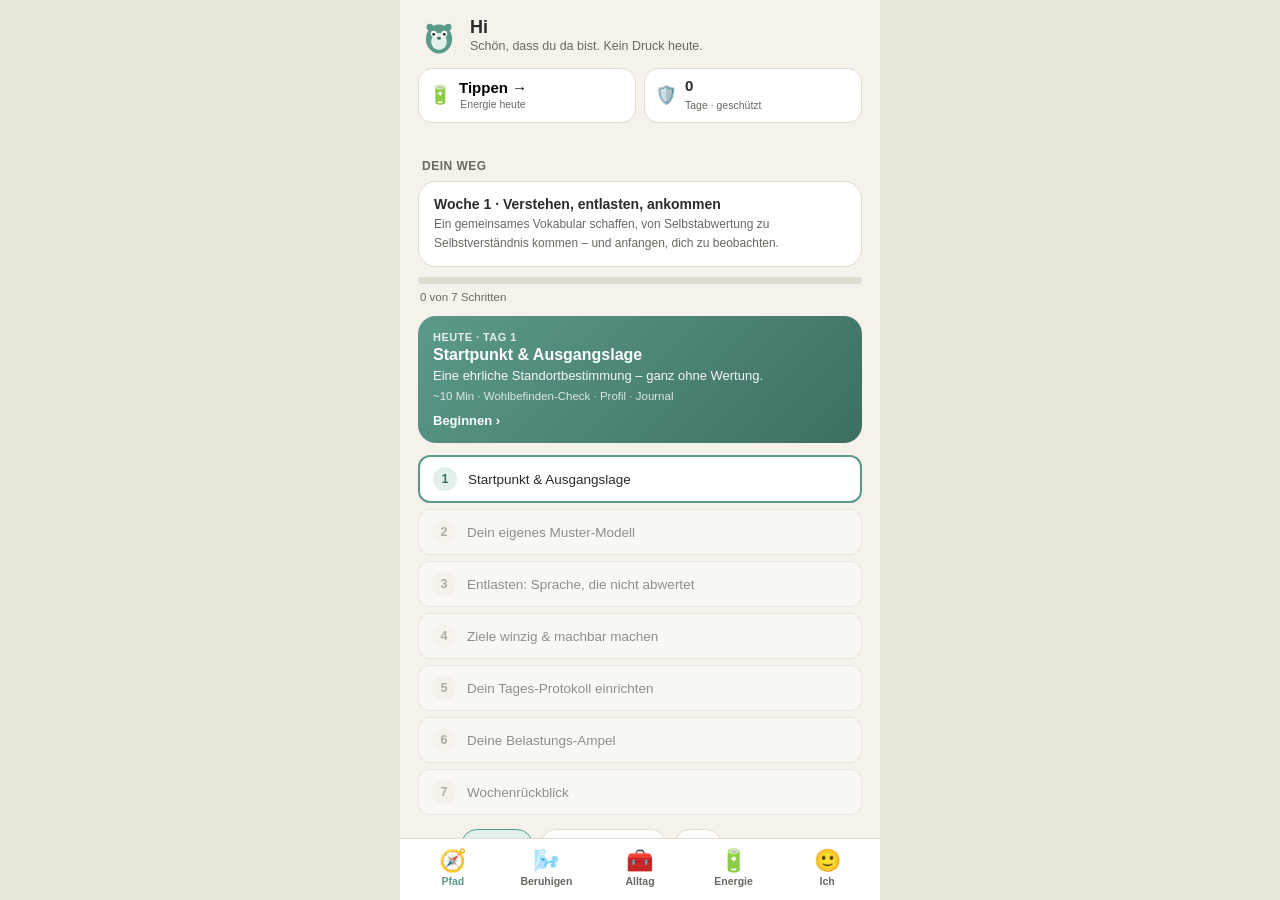
<file: index.html>
<!doctype html>
<html lang="de">
<head>
<meta charset="utf-8">
<meta name="viewport" content="width=device-width, initial-scale=1, viewport-fit=cover, maximum-scale=1">
<title>Anker</title>
<meta name="description" content="Anker – sanfte Selbstregulation, Alltag und Burnout-Prävention für autistische Menschen.">

<!-- PWA -->
<link rel="manifest" href="manifest.webmanifest">
<meta name="theme-color" content="#ECE7DD" media="(prefers-color-scheme: light)">
<meta name="theme-color" content="#0B0F0E" media="(prefers-color-scheme: dark)">
<meta name="color-scheme" content="light dark">

<!-- iOS / Add to Home Screen -->
<meta name="mobile-web-app-capable" content="yes">
<meta name="apple-mobile-web-app-capable" content="yes">
<meta name="apple-mobile-web-app-status-bar-style" content="default">
<meta name="apple-mobile-web-app-title" content="Anker">
<link rel="apple-touch-icon" href="icons/apple-touch-icon.png">
<link rel="icon" href="icons/icon-192.png">

<link rel="stylesheet" href="styles.css">
</head>
<body data-theme="light" data-motion="on">

<div class="screen">

  <!-- HEADER -->
  <header class="app-head">
    <div class="greet">
      <svg class="mascot" viewBox="0 0 64 64" aria-hidden="true"><ellipse cx="32" cy="38" rx="20" ry="22" fill="#5B9A8B"/><ellipse cx="32" cy="42" rx="12" ry="13" fill="#E2F0EC"/><circle cx="24" cy="30" r="4.5" fill="#fff"/><circle cx="40" cy="30" r="4.5" fill="#fff"/><circle cx="24" cy="31" r="2.2" fill="#2B2B29"/><circle cx="40" cy="31" r="2.2" fill="#2B2B29"/><ellipse cx="32" cy="37" rx="3" ry="2.2" fill="#3E6E62"/><circle cx="18" cy="20" r="5" fill="#5B9A8B"/><circle cx="46" cy="20" r="5" fill="#5B9A8B"/></svg>
      <div>
        <h1 id="greetName">Hi</h1>
        <p id="subgreet">Schön, dass du da bist. Kein Druck heute.</p>
      </div>
    </div>
    <div class="stats">
      <button class="chip chip-btn" id="energyChip"><span class="ico">🔋</span><div><b id="energyVal">Tippen →</b><span>Energie heute</span></div></button>
      <div class="chip"><span class="ico">🛡️</span><div><b id="streakVal">0</b><span>Tage · geschützt</span></div></div>
    </div>
  </header>

  <main class="content">

    <!-- ========== PFAD ========== -->
    <section class="view active" id="v-pfad">
      <!-- Dein Weg · einziger Inhalt des Pfads (Verstehen-Themen kommen später in den Weg) -->
      <div id="wegContainer"></div>
    </section>

    <!-- ========== BERUHIGEN ========== -->
    <section class="view" id="v-calm">
      <div class="sec-title">Sofort-Hilfe · immer erreichbar</div>
      <button class="btn lav" data-tool="breath">🌬️ Jetzt beruhigen (Atmung)</button>
      <div class="tool-grid">
        <button class="tool t-teal" data-tool="ground"><span class="ti">🖐️</span><b>5-4-3-2-1 Erdung</b><span>Zurück ins Hier</span></button>
        <button class="tool t-lav" data-tool="sensory"><span class="ti">🎧</span><b>Reize runter</b><span>Sensorik-Set</span></button>
        <button class="tool t-amber" data-tool="stim"><span class="ti">✋</span><b>Stimming</b><span>Erlaubt &amp; gut</span></button>
        <button class="tool t-coral" data-tool="sos"><span class="ti">🆘</span><b>Notfallkarte</b><span>Meltdown/Shutdown</span></button>
      </div>
      <div class="card">
        <h3>Warum „Sofort-Hilfe" immer sichtbar ist</h3>
        <p>Im Überlastungsmoment kann das Denken nicht mehr suchen. Deshalb liegt die Sofort-Hilfe fest an gleicher Stelle – vorhersehbar, ein Tipp entfernt.</p>
      </div>

      <div class="sec-title">Übungen · jederzeit, so oft du magst</div>
      <p class="muted" style="margin:2px 4px 0">Praktiken, zu denen du zurückkommst. Nichts musst du.</p>
      <div class="tool-grid" id="praxisGrid" style="margin-top:12px"></div>
      <div id="praxisHelps"></div>

      <div class="sec-title">Journal · in deinem Tempo</div>
      <div class="card" style="margin-top:6px">
        <p class="jp-prompt" id="jPrompt"></p>
        <textarea class="jp-text" id="jText" rows="3" placeholder="Schreib, was da ist – ein Wort reicht."></textarea>
        <div class="jp-moodrow"><span class="jp-moodlab">Wie war's?</span><div class="jp-moods" id="jMoods"></div></div>
        <button class="btn" id="jSave">Eintrag speichern</button>
      </div>
      <div id="jHistory"></div>
    </section>

    <!-- ========== ALLTAG ========== -->
    <section class="view" id="v-alltag">
      <div class="sec-title">Alltag erleichtern</div>
      <p class="muted" style="margin:2px 4px 0">Kleine Hilfen für den Tag. Nimm dir nur, was du gerade brauchst – nichts musst du.</p>
      <div class="tool-grid" style="margin-top:12px">
        <button class="tool" data-alltag="energy"><span class="ti">🔋</span><b>Tag nach Energie</b><span>Was ist heute dran?</span></button>
        <button class="tool" data-alltag="transitions"><span class="ti">🔀</span><b>Übergänge</b><span>Sanft umschalten</span></button>
        <button class="tool" data-alltag="tasks"><span class="ti">👣</span><b>Mini-Schritte</b><span>Aufgabe zerlegen</span></button>
        <button class="tool" data-alltag="appointment"><span class="ti">📋</span><b>Termin vorbereiten</b><span>Weniger Unbekanntes</span></button>
      </div>
      <button class="btn lav" data-alltag="scripts">💬 Soziale Skripte · fertige Texte</button>
      <div class="card">
        <h3>Warum das hilft</h3>
        <p>Hier geht es nicht darum, dich zu „optimieren". Es geht darum, Hürden kleiner zu machen, Überlastung vorzubeugen und dir das Formulieren abzunehmen, wenn Worte schwerfallen.</p>
      </div>
    </section>

    <!-- ========== ENERGIE ========== -->
    <section class="view" id="v-energy">

      <div class="sec-title">Tages-Check</div>
      <div class="card" style="margin-top:6px">
        <h3>Wie ist dein Akku gerade?</h3>
        <p style="margin-bottom:10px">Ehrlich, ohne Wertung. Das steuert, was die App dir heute zumutet.</p>
        <div class="ampel">
          <button class="amp g" data-amp="g" data-msg="Grün – heute ist Raum für etwas Neues."><span class="dot"></span><b>Grün</b><span>geht gut</span></button>
          <button class="amp y" data-amp="y" data-msg="Gelb – zurückfahren. Nur das Nötige."><span class="dot"></span><b>Gelb</b><span>zurückfahren</span></button>
          <button class="amp r" data-amp="r" data-msg="Rot – Schutzmodus. Heute nur regulieren."><span class="dot"></span><b>Rot</b><span>Schutz</span></button>
        </div>
        <p id="ampMsg" class="amp-msg"></p>
        <button class="mehr-toggle" id="mehrBtn">▼ Mehr eintragen <span class="mehr-hint" id="mehrHint"></span></button>
        <div id="mehrForm" class="mehr-form"></div>
      </div>

      <div class="sec-title">Burnout-Radar · Risiko</div>
      <div id="predCard" class="card" style="margin-top:6px"></div>

      <div class="sec-title">Verlauf</div>
      <div class="card" style="margin-top:6px">
        <div class="chart-tabs">
          <button class="ctab on" data-days="7">7 T</button>
          <button class="ctab" data-days="30">30 T</button>
          <button class="ctab" data-days="90">90 T</button>
        </div>
        <div class="pred-chart" id="predChart"></div>
        <p class="muted" id="chartNote" style="margin-top:8px;display:none">Noch wenig Daten – fülle den Tages-Check ein paar Tage aus.</p>
        <button class="data-link" id="dataOverviewBtn">Eingetragene Tage ansehen ›</button>
      </div>

      <div class="sec-title">Erkannte Muster</div>
      <div id="predPatterns" class="card" style="margin-top:6px"></div>

      <button class="btn lav" id="lowDemandBtn">🌙 Low-Demand-Tag aktivieren</button>
      <p class="muted" style="margin-top:8px">Reduziert Erinnerungen, macht alle Lektionen optional und schaltet nur die Beruhigen-Tools frei.</p>

      <div class="sec-title">Garmin Connect · Import</div>
      <div class="card" style="margin-top:6px">
        <p class="muted" style="margin-bottom:10px">Importiere einen Garmin Connect Bulk-Export (CSV oder JSON). Body Battery, Schlaf, Stress und HRV werden automatisch auf das Modell gemappt.</p>
        <input type="file" id="garminFile" accept=".csv,.json" style="display:none" aria-label="Garmin-Datei auswählen">
        <button class="btn ghost" id="garminImportBtn">📂 Garmin-Datei importieren</button>
        <p id="garminStatus" class="muted" style="margin-top:8px;display:none"></p>
      </div>

    </section>

    <!-- ========== ICH ========== -->
    <section class="view" id="v-me">
      <div class="prof">
        <div class="avatar">🦦</div>
        <div><b id="meName" style="font-size:16px">Dein Name</b><div class="muted" id="meSub">Profil einrichten</div></div>
      </div>

      <div class="sec-title">Mein Profil</div>
      <div class="card" style="margin-top:6px">
        <h3>Stärken</h3>
        <div id="profStrengths"></div>
        <h3 style="margin-top:14px">Trigger</h3>
        <div id="profTriggers"></div>
        <h3 style="margin-top:14px">Was mir hilft</h3>
        <div id="profHelps"></div>
      </div>
      <button class="btn ghost" id="editProfileBtn">✎ Profil bearbeiten</button>

      <div class="sec-title">Erfolge · ohne Vergleich mit anderen</div>
      <div class="tool-grid" id="achievements"></div>

      <div class="sec-title">Einstellungen · sensorisch</div>
      <div class="card">
        <div class="toggle"><span>Dunkelmodus</span><button class="sw" id="sw-dark" aria-label="Dunkelmodus"><i></i></button></div>
        <div class="toggle"><span>Animationen reduzieren</span><button class="sw" id="sw-motion" aria-label="Animationen reduzieren"><i></i></button></div>
        <div class="toggle"><span>Töne &amp; Sounds</span><button class="sw" id="sw-sound" aria-label="Töne"><i></i></button></div>
        <div class="toggle"><span>Sanfte Streaks (Schutz an)</span><button class="sw on" id="sw-streak" aria-label="Sanfte Streaks"><i></i></button></div>
      </div>
      <p class="muted" style="margin-top:8px">„Sanfte Streaks": Du verlierst deine Serie nicht, wenn du eine Pause brauchst. Pausieren ist Teil der Regulation, kein Versagen.</p>

      <div class="sec-title">Daten</div>
      <div class="card">
        <p class="muted" style="margin-bottom:12px">Alle deine Daten bleiben nur auf diesem Gerät. Es gibt keinen Server, kein Konto, kein Tracking.</p>
        <button class="btn ghost" id="resetBtn">Fortschritt zurücksetzen</button>
      </div>
      <p class="muted" style="margin-top:10px;text-align:center">Anker · v1.0 · mit Sorgfalt gebaut 🌱</p>
    </section>

  </main>

  <!-- OVERLAY -->
  <div class="overlay" id="overlay" role="dialog" aria-modal="true">
    <div class="ov-head">
      <span id="ovTitle" class="ov-title"></span>
      <button class="x" id="ovClose" aria-label="schließen">✕</button>
    </div>
    <div class="progbar" id="progWrap" style="display:none"><i id="prog"></i></div>
    <div class="ov-body" id="ovBody"></div>
    <div class="ov-foot" id="ovFoot"></div>
  </div>

  <!-- NAV -->
  <nav class="nav">
    <button class="on" data-go="pfad"><span class="ti">🧭</span>Pfad</button>
    <button data-go="calm"><span class="ti">🌬️</span>Beruhigen</button>
    <button data-go="alltag"><span class="ti">🧰</span>Alltag</button>
    <button data-go="energy"><span class="ti">🔋</span>Energie</button>
    <button data-go="me"><span class="ti">🙂</span>Ich</button>
  </nav>

</div>

<script src="data/predictor.js"></script>
<script src="data/praxis.js"></script>
<script src="data/weg.js"></script>
<script src="data/lessons.js"></script>
<script src="data/alltag.js"></script>
<script src="data/verstehen.js"></script>
<script src="app.js"></script>
</body>
</html>
</file>
<file: styles.css>
:root{
  --bg:#ECE7DD; --frame:#0e1413; --surface:#ffffff; --surface2:#F5F2EB;
  --text:#2B2B29; --muted:#6A6862; --line:#E2DCD0;
  --teal:#5B9A8B; --teal-d:#3E6E62; --teal-l:#E2F0EC;
  --lav:#8E86C9; --lav-l:#ECEAF8;
  --amber:#E0A458; --amber-l:#FAEFDD;
  --coral:#D98E76; --coral-l:#F8EAE3;
  --good:#5B9A8B; --warn:#E0A458; --bad:#CC7A6A;
  --radius:18px; --radiusS:12px;
}
[data-theme="dark"]{
  --bg:#0B0F0E; --surface:#1A201E; --surface2:#222A27;
  --text:#E9E6DF; --muted:#A6A39B; --line:#2C3431;
  --teal:#6FB3A2; --teal-d:#8FD0BF; --teal-l:#1E2A27;
  --lav:#A9A2E0; --lav-l:#23223A;
  --amber:#E7B26B; --amber-l:#2E2618;
  --coral:#E0A28D; --coral-l:#2E211C;
}
*{box-sizing:border-box;-webkit-tap-highlight-color:transparent}
html,body{margin:0;height:100%}
body{
  background:var(--bg);
  font-family:-apple-system,BlinkMacSystemFont,"Segoe UI",Roboto,Helvetica,Arial,sans-serif;
  color:var(--text);
  transition:background .3s;
  -webkit-font-smoothing:antialiased;
}

.screen{
  max-width:480px;margin:0 auto;
  height:100dvh;background:var(--surface2);
  display:flex;flex-direction:column;position:relative;overflow:hidden;
  transition:background .3s;
}

/* HEADER */
.app-head{padding:calc(env(safe-area-inset-top) + 14px) 18px 12px}
.greet{display:flex;align-items:center;gap:10px}
.mascot{width:42px;height:42px;flex:0 0 auto}
.greet h1{font-size:18px;margin:0;font-weight:700}
.greet p{margin:1px 0 0;font-size:12.5px;color:var(--muted)}
.stats{display:flex;gap:8px;margin-top:12px}
.chip{flex:1;background:var(--surface);border:1px solid var(--line);border-radius:14px;padding:9px 10px;display:flex;align-items:center;gap:8px}
.chip .ico{font-size:18px;line-height:1}
.chip b{font-size:15px;display:block;line-height:1.1}
.chip span{font-size:10.5px;color:var(--muted)}

.content{flex:1;overflow-y:auto;padding:6px 18px 24px;scrollbar-width:none;-webkit-overflow-scrolling:touch}
.content::-webkit-scrollbar{display:none}
.view{display:none;animation:fade .25s ease}
.view.active{display:block}
@keyframes fade{from{opacity:0;transform:translateY(6px)}to{opacity:1;transform:none}}
[data-motion="off"] .view,[data-motion="off"] *{animation:none!important;transition:none!important}
@media (prefers-reduced-motion: reduce){*{animation:none!important;transition:none!important}}

.sec-title{font-size:12px;letter-spacing:.04em;text-transform:uppercase;color:var(--muted);margin:18px 4px 8px;font-weight:700}
.daycard{background:linear-gradient(135deg,var(--teal),var(--teal-d));color:#fff;border-radius:var(--radius);padding:16px;margin-top:4px}
[data-theme="dark"] .daycard{color:#06110e}
.daycard h2{margin:0 0 4px;font-size:16px}
.daycard p{margin:0;font-size:13px;opacity:.92}
.energy-pills{display:flex;gap:7px;margin-top:12px}
.epill{flex:1;border:none;border-radius:12px;padding:9px 6px;font-size:12px;font-weight:700;cursor:pointer;background:rgba(255,255,255,.22);color:#fff}
[data-theme="dark"] .epill{background:rgba(0,0,0,.18);color:#06110e}
.epill.sel{background:#fff;color:var(--teal-d)}

/* path */
.unit{margin-top:8px}
.unit-bar{background:var(--lav);color:#fff;border-radius:14px;padding:11px 14px;display:flex;justify-content:space-between;align-items:center;margin:14px 0 4px}
.unit-bar.amber{background:var(--amber)} .unit-bar.coral{background:var(--coral)}
[data-theme="dark"] .unit-bar{color:#0c0b16}
.unit-bar b{font-size:14px}.unit-bar span{font-size:11px;opacity:.9}
.path{display:flex;flex-direction:column;align-items:center;gap:2px;padding:6px 0}
.node{position:relative;width:74px;height:74px;border:none;border-radius:50%;cursor:pointer;display:flex;align-items:center;justify-content:center;font-size:28px;color:#fff;margin:3px 0;transition:transform .15s}
.node:active{transform:scale(.94)}
.node.done{background:var(--teal)}
.node.open{background:var(--teal-l);color:var(--teal-d)}
.node.now{background:var(--amber);box-shadow:0 0 0 6px var(--amber-l)}
.node.lock{background:var(--surface);border:2px solid var(--line);color:var(--muted);cursor:default}
.node .lbl{position:absolute;width:150px;left:84px;text-align:left;font-size:12.5px;color:var(--text);font-weight:600;line-height:1.25}
.node.r .lbl{left:auto;right:84px;text-align:right}
.node.now::after{content:"";position:absolute;inset:-6px;border-radius:50%;border:2px solid var(--amber);animation:pulse 2s infinite}
@keyframes pulse{0%{opacity:.7;transform:scale(1)}70%{opacity:0;transform:scale(1.25)}100%{opacity:0}}
.row{display:flex;align-items:center;justify-content:center}
.path-wrap{position:relative}

/* generic cards / tools */
.tool-grid{display:grid;grid-template-columns:1fr 1fr;gap:10px;margin-top:6px}
.tool{background:var(--surface);border:1px solid var(--line);border-radius:var(--radius);padding:14px;text-align:left;cursor:pointer;transition:transform .15s}
.tool:active{transform:scale(.97)}
.tool .ti{font-size:24px;line-height:1}
.tool b{display:block;margin-top:8px;font-size:14px}
.tool span{font-size:11.5px;color:var(--muted)}
.t-teal .ti{filter:none}

.card{background:var(--surface);border:1px solid var(--line);border-radius:var(--radius);padding:16px;margin-top:12px}
.card h3{margin:0 0 6px;font-size:15px}
.card p{margin:0;font-size:13px;color:var(--muted);line-height:1.55}

.btn{width:100%;border:none;border-radius:14px;padding:14px;font-size:15px;font-weight:700;cursor:pointer;background:var(--teal);color:#fff;margin-top:14px;transition:transform .15s}
[data-theme="dark"] .btn{color:#06110e}
.btn:active{transform:scale(.98)}
.btn.ghost{background:var(--surface);color:var(--text);border:1px solid var(--line)}
.btn.lav{background:var(--lav)}[data-theme="dark"] .btn.lav{color:#0c0b16}

/* ampel */
.ampel{display:flex;gap:8px;margin-top:10px}
.amp{flex:1;border:2px solid var(--line);background:var(--surface);border-radius:16px;padding:14px 8px;text-align:center;cursor:pointer;font:inherit;color:inherit}
.amp .dot{width:22px;height:22px;border-radius:50%;margin:0 auto 8px;display:block}
.amp.g .dot{background:var(--good)}.amp.y .dot{background:var(--warn)}.amp.r .dot{background:var(--bad)}
.amp b{font-size:13px;display:block}.amp span{font-size:10.5px;color:var(--muted);display:block}
.amp.sel{border-color:var(--teal)}
.amp-msg{margin-top:10px;color:var(--teal-d);font-size:13px}
.bars{display:flex;align-items:flex-end;gap:6px;height:90px;margin-top:8px}
.bar{flex:1;background:var(--teal-l);border-radius:8px 8px 4px 4px;position:relative;min-height:4px}
.bar i{position:absolute;left:0;right:0;bottom:0;background:var(--teal);border-radius:8px 8px 4px 4px}
.bar small{position:absolute;bottom:-18px;left:0;right:0;text-align:center;font-size:10px;color:var(--muted)}
.warnchips{display:flex;flex-wrap:wrap;gap:7px;margin-top:8px}
.wc{border:1px solid var(--line);background:var(--surface);border-radius:20px;padding:7px 12px;font-size:12px;cursor:pointer;font:inherit;color:inherit}
.wc.on{background:var(--coral-l);border-color:var(--coral);color:var(--coral)}

/* profile */
.prof{display:flex;align-items:center;gap:12px;margin-top:8px}
.avatar{width:56px;height:56px;border-radius:50%;background:var(--lav-l);display:flex;align-items:center;justify-content:center;font-size:28px}
.toggle{display:flex;justify-content:space-between;align-items:center;padding:13px 0;border-bottom:1px solid var(--line)}
.toggle:last-child{border-bottom:none}
.toggle span{font-size:14px}
.sw{width:46px;height:28px;border-radius:20px;background:var(--line);position:relative;cursor:pointer;flex:0 0 auto;transition:background .2s;border:none;padding:0}
.sw i{position:absolute;top:3px;left:3px;width:22px;height:22px;border-radius:50%;background:#fff;transition:left .2s}
.sw.on{background:var(--teal)} .sw.on i{left:21px}
.tag{display:inline-block;background:var(--teal-l);color:var(--teal-d);border-radius:20px;padding:5px 11px;font-size:12px;margin:4px 4px 0}
.tag.lav{background:var(--lav-l);color:var(--lav)}
.tag.coral{background:var(--coral-l);color:var(--coral)}

/* bottom nav */
.nav{flex:0 0 auto;background:var(--surface);border-top:1px solid var(--line);display:flex;padding:10px 6px calc(env(safe-area-inset-bottom) + 12px)}
.nav button{flex:1;background:none;border:none;cursor:pointer;color:var(--muted);font-size:10.5px;display:flex;flex-direction:column;align-items:center;gap:3px;font-weight:600;font-family:inherit}
.nav button .ti{font-size:22px;line-height:1}
.nav button.on{color:var(--teal)}

/* overlay */
.overlay{position:absolute;inset:0;background:var(--surface2);z-index:60;display:none;flex-direction:column}
.overlay.open{display:flex;animation:slideup .3s ease}
@keyframes slideup{from{transform:translateY(100%)}to{transform:none}}
.ov-head{display:flex;align-items:center;gap:10px;padding:calc(env(safe-area-inset-top) + 18px) 18px 8px}
.ov-title{font-weight:700;font-size:15px}
.ov-head .x{margin-left:auto;background:none;border:none;font-size:22px;color:var(--muted);cursor:pointer;line-height:1}
.progbar{height:8px;background:var(--line);border-radius:6px;margin:0 18px;overflow:hidden}
.progbar i{display:block;height:100%;background:var(--teal);width:20%;transition:width .3s}
.ov-body{flex:1;overflow-y:auto;padding:16px 20px;scrollbar-width:none}
.ov-body::-webkit-scrollbar{display:none}
.ov-foot{padding:12px 18px calc(env(safe-area-inset-bottom) + 22px)}
.qopt{width:100%;text-align:left;background:var(--surface);border:2px solid var(--line);border-radius:14px;padding:14px;margin-top:10px;font-size:14px;cursor:pointer;font-family:inherit;color:inherit}
.qopt.sel{border-color:var(--teal);background:var(--teal-l)}
.big-emoji{font-size:54px;text-align:center;margin:10px 0}
.lead{font-size:17px;font-weight:700;margin:6px 0 4px}
.muted{color:var(--muted);font-size:13.5px;line-height:1.6}
.reward{text-align:center;padding:20px 0}
.reward .ring{width:120px;height:120px;margin:6px auto;border-radius:50%;background:var(--teal-l);display:flex;align-items:center;justify-content:center;font-size:58px}

/* Alltag erleichtern */
.al-pills{display:flex;flex-wrap:wrap;gap:8px;margin-top:12px}
.al-pill{flex:1 1 calc(50% - 8px);border:2px solid var(--line);background:var(--surface);border-radius:14px;padding:13px 10px;font-size:14px;font-weight:700;cursor:pointer;font-family:inherit;color:inherit}
.al-pill.sel{border-color:var(--teal);background:var(--teal-l);color:var(--teal-d)}
.al-block{margin-top:14px}
.al-h{font-size:11.5px;letter-spacing:.04em;text-transform:uppercase;color:var(--muted);font-weight:700;margin:0 2px 6px}
.al-item{background:var(--surface);border:1px solid var(--line);border-radius:12px;padding:11px 14px;font-size:14px;margin-top:6px;line-height:1.45}
.al-item.teal{border-left:3px solid var(--teal)}
.al-item.muted{color:var(--muted)}
.al-steps{margin:14px 0 0;padding:0;list-style:none;counter-reset:al}
.al-steps li{counter-increment:al;position:relative;padding:11px 14px 11px 46px;background:var(--surface);border:1px solid var(--line);border-radius:12px;margin-top:8px;font-size:14px;line-height:1.5}
.al-steps li::before{content:counter(al);position:absolute;left:12px;top:10px;width:24px;height:24px;border-radius:50%;background:var(--teal-l);color:var(--teal-d);font-size:12.5px;font-weight:700;display:flex;align-items:center;justify-content:center}
.al-checks{margin-top:10px}
.al-check{width:100%;display:flex;align-items:flex-start;gap:12px;text-align:left;background:var(--surface);border:2px solid var(--line);border-radius:14px;padding:13px;margin-top:8px;cursor:pointer;font-family:inherit;color:inherit}
.al-check .box{font-size:18px;color:var(--muted);line-height:1.35;flex:0 0 auto}
.al-check b{display:block;font-size:14px;font-weight:600}
.al-check small{display:block;font-size:12px;color:var(--muted);margin-top:3px;line-height:1.4}
.al-check.done{border-color:var(--teal);background:var(--teal-l)}
.al-check.done .box{color:var(--teal)}
.al-check.done b{text-decoration:line-through;opacity:.7}
.al-field{margin-top:13px}
.al-field label{display:block;font-size:13px;font-weight:700;margin-bottom:5px}
.al-field textarea,.al-script{width:100%;border:2px solid var(--line);background:var(--surface);border-radius:12px;padding:11px;font-size:14px;font-family:inherit;color:inherit;resize:vertical;line-height:1.5}
.al-field textarea:focus,.al-script:focus{outline:none;border-color:var(--teal)}
.al-script{margin-top:10px}

/* Verstehen (Psychoedukation) */
.ver-card{width:100%;display:flex;align-items:flex-start;gap:13px;text-align:left;background:var(--surface);border:1px solid var(--line);border-radius:var(--radius);padding:14px;margin-top:9px;cursor:pointer;font-family:inherit;color:inherit;transition:transform .15s}
.ver-card:active{transform:scale(.98)}
.ver-card .vi{font-size:26px;line-height:1;flex:0 0 auto;margin-top:1px}
.ver-card .vc-main{display:flex;flex-direction:column;gap:3px;min-width:0}
.ver-card b{font-size:14.5px;font-weight:700;line-height:1.3}
.ver-card .teaser{font-size:12.5px;color:var(--muted);line-height:1.45}
.ver-card .meta{font-size:11px;color:var(--muted);margin-top:2px}
.ver-card.read{border-color:var(--teal)}
.ver-card.read .vi{opacity:.85}
.ver-dots{display:flex;gap:6px;justify-content:center;margin:2px 0 6px}
.ver-dot{width:7px;height:7px;border-radius:50%;background:var(--line);transition:background .2s}
.ver-dot.on{background:var(--teal)}
.ver-list{margin:12px 0 0;padding:0;list-style:none}
.ver-list li{position:relative;padding:9px 14px 9px 30px;background:var(--surface);border:1px solid var(--line);border-radius:12px;margin-top:7px;font-size:13.5px;line-height:1.5}
.ver-list li::before{content:"";position:absolute;left:13px;top:16px;width:6px;height:6px;border-radius:50%;background:var(--teal)}
.ver-note{margin-top:14px;background:var(--lav-l);border-left:3px solid var(--lav);border-radius:12px;padding:12px 14px;font-size:13.5px;line-height:1.55;color:var(--text)}
.ver-take{margin-top:16px;display:flex;gap:10px;align-items:flex-start;background:var(--teal-l);border-radius:14px;padding:14px}
.ver-take span{font-size:18px;line-height:1.3;flex:0 0 auto}
.ver-take p{margin:0;font-size:13.5px;line-height:1.55;color:var(--teal-d);font-weight:600}

/* freie Schreib-Option in Quizzen */
.qfree{width:100%;margin-top:12px;border:2px solid var(--line);background:var(--surface);border-radius:12px;padding:11px;font-size:14px;font-family:inherit;color:inherit;resize:vertical;line-height:1.5}
.qfree:focus{outline:none;border-color:var(--teal)}

/* Profil bearbeiten */
.prof-empty{font-size:12.5px;color:var(--muted)}
.pf-input{width:100%;border:2px solid var(--line);background:var(--surface);border-radius:12px;padding:11px;font-size:14px;font-family:inherit;color:inherit}
.pf-input:focus{outline:none;border-color:var(--teal)}
.pf-block{margin-top:16px}
.pf-chips{display:flex;flex-wrap:wrap;gap:7px;margin-bottom:8px}
.pf-chip{display:inline-flex;align-items:center;gap:6px;background:var(--teal-l);color:var(--teal-d);border-radius:20px;padding:6px 11px;font-size:13px;cursor:pointer;border:none;font-family:inherit}
.pf-chip i{font-style:normal;font-size:11px;opacity:.65}
.pf-empty{font-size:12.5px;color:var(--muted)}
.pf-add{display:flex;gap:8px;margin-top:2px}
.pf-add .pf-input{flex:1}
.pf-addbtn{flex:0 0 auto;border:none;border-radius:12px;padding:0 14px;background:var(--teal);color:#fff;font-weight:700;font-family:inherit;cursor:pointer;font-size:13px}
[data-theme="dark"] .pf-addbtn{color:#06110e}
.pf-sugg{display:flex;flex-wrap:wrap;gap:7px;margin-top:9px}
.pf-sugg-chip{border:1px dashed var(--line);border-radius:20px;padding:6px 11px;font-size:12.5px;color:var(--muted);cursor:pointer;background:none;font-family:inherit}
.pf-sugg-chip:active{background:var(--surface2)}

/* Frühwarnzeichen: eigenes hinzufügen */
.warn-add{display:inline-flex;gap:6px;align-items:center;margin-top:0}
.warn-add input{border:1px solid var(--line);background:var(--surface);border-radius:20px;padding:7px 12px;font-size:12px;font-family:inherit;color:inherit;width:118px}
.warn-add input:focus{outline:none;border-color:var(--teal)}
.warn-add button{border:none;border-radius:50%;width:32px;height:32px;background:var(--teal);color:#fff;font-size:18px;line-height:1;cursor:pointer;flex:0 0 auto}
[data-theme="dark"] .warn-add button{color:#06110e}

/* Daten einsehen (Tages-Detail + Liste) */
.data-link{display:inline-block;background:none;border:none;color:var(--teal);font:inherit;font-size:13px;font-weight:600;cursor:pointer;padding:10px 2px 2px;margin-top:4px}
.dd-head{display:flex;align-items:center;gap:11px;margin-bottom:14px}
.dd-dot{width:11px;height:11px;border-radius:50%;flex:0 0 auto}
.dd-head b{font-size:15px}
.dd-row{display:flex;align-items:center;gap:8px;padding:11px 0;border-bottom:1px solid var(--line)}
.dd-row:last-child{border-bottom:none}
.dd-lab{font-size:13px;color:var(--muted);flex:0 0 36%}
.dd-val{font-size:14px;flex:1;display:flex;flex-direction:column;gap:1px;min-width:0}
.dd-note{font-size:11px;color:var(--muted)}
.dd-tags{display:flex;gap:5px;flex:0 0 auto;align-items:center}
.dd-rel{font-size:10.5px;padding:2px 7px;border-radius:10px}
.dd-rel.hoch{background:var(--coral-l);color:var(--coral)}
.dd-rel.niedrig{background:var(--teal-l);color:var(--teal-d)}
.dd-src{font-size:10.5px;padding:2px 7px;border-radius:10px;background:var(--surface2);color:var(--muted);white-space:nowrap}
.dd-src.garmin{background:var(--lav-l);color:var(--lav)}
.dd-src.gemischt{background:var(--amber-l);color:var(--amber)}
.dd-listrow{width:100%;display:flex;align-items:center;gap:10px;background:var(--surface);border:1px solid var(--line);border-radius:12px;padding:11px 13px;margin-top:7px;cursor:pointer;font:inherit;color:inherit;text-align:left}
.dd-ld-date{font-size:13.5px;flex:1}
.dd-ld-strain{font-size:13px;font-weight:700;color:var(--muted)}
.dd-chev{color:var(--muted)}
.pc-bar.tap{cursor:pointer}

/* Erkannte Muster (Langzeit) */
.pred-pattern{display:flex;gap:11px;align-items:flex-start;padding:11px 0;border-bottom:1px solid var(--line)}
.pred-pattern:first-child{padding-top:2px}
.pred-pattern:last-child{border-bottom:none;padding-bottom:2px}
.pred-pattern .pp-ic{font-size:18px;flex:0 0 auto;line-height:1.45}
.pred-pattern p{margin:0;font-size:13px;line-height:1.5;color:var(--text)}
.pred-pattern.learn p{color:var(--teal-d);font-weight:600}

/* Dein Weg */
.weg-head{background:var(--surface);border:1px solid var(--line);border-radius:var(--radius);padding:13px 15px;margin-top:4px}
.weg-head b{font-size:14px}
.weg-prog{height:7px;border-radius:6px;background:var(--line);overflow:hidden;margin-top:10px}
.weg-progfill{height:100%;background:var(--teal);border-radius:6px;transition:width .4s}
.weg-today{width:100%;text-align:left;display:flex;flex-direction:column;gap:3px;background:linear-gradient(135deg,var(--teal),var(--teal-d));color:#fff;border:none;border-radius:var(--radius);padding:15px;cursor:pointer;font-family:inherit}
[data-theme="dark"] .weg-today{color:#06110e}
.weg-today:active{transform:scale(.98)}
.wt-tag{font-size:11px;text-transform:uppercase;letter-spacing:.04em;opacity:.85;font-weight:700}
.weg-today b{font-size:16px}
.wt-ziel{font-size:13px;opacity:.95;line-height:1.4}
.wt-meta{font-size:11.5px;opacity:.8;margin-top:2px}
.wt-go{font-size:13px;font-weight:700;margin-top:8px}
.weg-wait{border-color:var(--lav)}
.weg-days{margin-top:12px;display:flex;flex-direction:column;gap:6px}
.weg-day{display:flex;align-items:center;gap:11px;background:var(--surface);border:1px solid var(--line);border-radius:12px;padding:10px 13px;font:inherit;color:inherit;text-align:left;width:100%}
.weg-day.cur{border-color:var(--teal);border-width:2px}
.weg-day.lock{opacity:.5}
.weg-day.done,.weg-day.cur{cursor:pointer}
.wd-n{flex:0 0 auto;width:24px;height:24px;border-radius:50%;display:flex;align-items:center;justify-content:center;font-size:12.5px;font-weight:700;background:var(--surface2);color:var(--muted)}
.weg-day.done .wd-n{background:var(--teal);color:#fff}
[data-theme="dark"] .weg-day.done .wd-n{color:#06110e}
.weg-day.cur .wd-n{background:var(--teal-l);color:var(--teal-d)}
.wd-t{font-size:13.5px}
.weg-goals{margin-top:14px;background:var(--lav-l);border-radius:14px;padding:12px 14px}
.weg-goal{font-size:13.5px;color:var(--text);padding:3px 0}
.weg-goal::before{content:"○ ";color:var(--lav)}
.weg-pace{display:flex;align-items:center;gap:7px;margin-top:14px;flex-wrap:wrap}
.weg-pace .muted{font-size:12px}
.weg-pacebtn{border:1px solid var(--line);background:var(--surface);border-radius:20px;padding:6px 12px;font-size:12px;cursor:pointer;font:inherit;color:inherit}
.weg-pacebtn.sel{background:var(--teal-l);border-color:var(--teal);color:var(--teal-d)}
.weg-meta{font-size:12px;color:var(--muted);margin:2px 0 12px}
.weg-src{font-size:11.5px;color:var(--muted);font-style:italic;margin-top:8px}
.weg-rlead{font-size:18px;font-weight:700;line-height:1.4;margin:6px 0 10px}
.weg-read{font-size:15px;line-height:1.72;color:var(--text);margin:0 0 13px}
.weg-ref{font-size:12.5px;color:var(--muted);margin:0 0 8px}
.weg-ex{background:var(--surface2);border-left:3px solid var(--teal);border-radius:0 12px 12px 0;padding:11px 14px;margin:0 0 13px;font-size:13.5px;line-height:1.6;color:var(--muted)}
.weg-ex-lab{display:block;font-size:10.5px;text-transform:uppercase;letter-spacing:.05em;color:var(--teal-d);font-weight:700;margin-bottom:5px}
.weg-ex>div{margin-top:6px}
.weg-ex>div:first-of-type{margin-top:0}
.chip-btn{cursor:pointer;-webkit-appearance:none;appearance:none}
.chip-btn:active{transform:scale(.98)}
.w5-row{margin-top:14px}
.w5-q{font-size:13.5px;margin-bottom:6px}
.w5-opts{display:flex;gap:6px}
.w5-b{flex:1;border:1px solid var(--line);background:var(--surface);border-radius:10px;padding:9px 0;font-size:13px;font-weight:700;cursor:pointer;font-family:inherit;color:inherit}
.w5-b.sel{background:var(--teal);border-color:var(--teal);color:#fff}
[data-theme="dark"] .w5-b.sel{color:#06110e}
.w5-score{margin-top:14px;font-size:14px;font-weight:700;color:var(--teal-d);text-align:center}

/* Praxis: Übungen */
.px-card{position:relative}
.px-help{position:absolute;top:8px;right:8px;font-size:10px;background:var(--teal-l);color:var(--teal-d);padding:2px 7px;border-radius:10px}
.px-helprow{display:flex;align-items:center;gap:10px;padding:9px 0;border-bottom:1px solid var(--line);font-size:14px}
.px-helprow:last-child{border-bottom:none}
.px-helprow>span:first-child{font-size:18px}
.px-helprow b{flex:1}
.px-range{width:100%;margin:18px 0 6px;accent-color:var(--teal)}
.px-scale{display:flex;justify-content:space-between;font-size:11px;color:var(--muted)}
.px-quote{margin-top:14px;background:var(--lav-l);border-radius:14px;padding:16px;font-size:16px;line-height:1.55;color:var(--text)}
.px-breath{display:flex;flex-direction:column;align-items:center;justify-content:center;min-height:300px}
.pb-circle{width:160px;height:160px;border-radius:50%;background:var(--teal-l);display:flex;align-items:center;justify-content:center;color:var(--teal-d);font-size:18px;font-weight:700;transform:scale(.7);margin:14px auto}

/* Praxis: Journal */
.jp-prompt{font-size:14.5px;font-weight:600;color:var(--text);margin:0 0 10px;line-height:1.5}
.jp-text{width:100%;border:2px solid var(--line);background:var(--surface);border-radius:12px;padding:11px;font-size:14px;font-family:inherit;color:inherit;resize:vertical;line-height:1.5}
.jp-text:focus{outline:none;border-color:var(--teal)}
.jp-moodrow{display:flex;align-items:center;gap:10px;margin:12px 0}
.jp-moodlab{font-size:12.5px;color:var(--muted)}
.jp-moods{display:flex;gap:8px}
.jp-mood{background:none;border:none;cursor:pointer;padding:4px;border-radius:50%;line-height:0}
.jp-mood.sel{outline:2px solid var(--teal);outline-offset:1px}
.jp-dot{display:block;width:18px;height:18px;border-radius:50%}
.j-entry{width:100%;display:flex;align-items:center;gap:11px;background:var(--surface);border:1px solid var(--line);border-radius:12px;padding:11px 13px;margin-top:7px;cursor:pointer;font:inherit;color:inherit;text-align:left}
.j-meta{display:flex;flex-direction:column;gap:1px;min-width:0;flex:1}
.j-meta b{font-size:13px}
.j-meta .muted{font-size:12.5px;white-space:nowrap;overflow:hidden;text-overflow:ellipsis;display:block}

/* breathing */
.breath{display:flex;flex-direction:column;align-items:center;justify-content:center;min-height:320px;text-align:center}
.bcircle{width:170px;height:170px;border-radius:50%;background:var(--teal-l);display:flex;align-items:center;justify-content:center;color:var(--teal-d);font-size:18px;font-weight:700;cursor:pointer}
.bcircle.run{animation:breathe 16s ease-in-out infinite}
@keyframes breathe{0%{transform:scale(.7)}25%{transform:scale(1.15)}50%{transform:scale(1.15)}75%{transform:scale(.7)}100%{transform:scale(.7)}}
.note{font-size:12px;color:var(--muted);margin-top:14px}

/* ── Tages-Check · Mehr eintragen ─────────────────────────────── */
.mehr-toggle{width:100%;background:none;border:1px dashed var(--line);border-radius:12px;padding:9px 14px;font-size:12.5px;font-weight:700;color:var(--muted);cursor:pointer;font-family:inherit;text-align:left;margin-top:12px;transition:border-color .15s}
.mehr-toggle:hover,.mehr-toggle.open{border-color:var(--teal);color:var(--teal-d)}
.mehr-hint{font-weight:400;font-size:11.5px;margin-left:4px}
.mehr-form{overflow:hidden}
.sig-row{margin-top:13px}
.sig-label{font-size:11.5px;font-weight:700;color:var(--muted);text-transform:uppercase;letter-spacing:.04em;margin-bottom:5px}
.sig-btns{display:flex;gap:5px;flex-wrap:wrap}
.sigb{border:1.5px solid var(--line);background:var(--surface2);border-radius:10px;padding:7px 10px;font-size:12px;font-weight:600;cursor:pointer;font-family:inherit;color:var(--muted);white-space:nowrap;transition:border-color .12s,background .12s}
.sigb:active{transform:scale(.95)}
.sigb.sel{border-color:var(--teal);background:var(--teal-l);color:var(--teal-d)}
.warn-section{margin-top:14px}
.crash-btn{width:100%;border:2px solid var(--line);background:none;border-radius:14px;padding:12px 14px;font-size:13.5px;font-weight:700;cursor:pointer;font-family:inherit;color:var(--muted);margin-top:14px;text-align:left;transition:border-color .15s,background .15s}
.crash-btn.on{border-color:var(--coral);background:var(--coral-l);color:var(--coral)}

/* ── Burnout-Radar · Risiko-Karte ────────────────────────────── */
.pred-score-wrap{display:flex;align-items:center;gap:14px;margin-bottom:10px}
.pred-badge{width:62px;height:62px;border-radius:50%;display:flex;align-items:center;justify-content:center;font-size:21px;font-weight:800;flex:0 0 auto;letter-spacing:-.5px}
.pred-badge.ok,.pred-badge.low{background:var(--teal-l);color:var(--teal-d)}
.pred-badge.medium{background:var(--amber-l);color:var(--amber)}
.pred-badge.high{background:var(--coral-l);color:var(--coral)}
.pred-badge.critical{background:#f5ddd9;color:#b94040}
[data-theme="dark"] .pred-badge.critical{background:#3a1f1f;color:#e07070}
.pred-level-label{font-size:16px;font-weight:700}
.pred-sub{font-size:11.5px;color:var(--muted);margin-top:2px}
.pred-learn-badge{font-size:11px;color:var(--teal-d);background:var(--teal-l);border-radius:10px;padding:2px 7px;margin-left:6px;font-weight:600}
.pred-progbar{height:7px;background:var(--line);border-radius:4px;margin:8px 0 10px;overflow:hidden}
.pred-progfill{height:100%;border-radius:4px;transition:width .45s}
.pred-progfill.ok,.pred-progfill.low{background:var(--good)}
.pred-progfill.medium{background:var(--warn)}
.pred-progfill.high{background:var(--coral)}
.pred-progfill.critical{background:#b94040}
.pred-drivers{display:flex;flex-wrap:wrap;gap:6px;margin-bottom:10px}
.pred-driver{background:var(--amber-l);color:var(--amber);border-radius:20px;padding:4px 10px;font-size:12px;font-weight:600}
[data-theme="dark"] .pred-driver{color:var(--amber)}
.pred-notice{border-radius:11px;padding:10px 13px;font-size:13px;line-height:1.5;margin-top:8px}
.pred-notice.good{background:var(--teal-l);border-left:3px solid var(--teal);color:var(--teal-d)}
.pred-notice.warn{background:var(--amber-l);border-left:3px solid var(--amber);color:var(--text)}
.pred-notice.danger{background:var(--coral-l);border-left:3px solid var(--coral);color:var(--text)}
[data-theme="dark"] .pred-notice.good{color:var(--teal)}
.pred-empty{color:var(--muted);font-size:13px;line-height:1.6;margin:0}

/* ── Verlauf · Chart ─────────────────────────────────────────── */
.chart-tabs{display:flex;gap:6px;margin-bottom:10px}
.ctab{border:2px solid var(--line);background:none;border-radius:10px;padding:5px 13px;font-size:12px;font-weight:700;cursor:pointer;font-family:inherit;color:var(--muted);transition:border-color .12s,color .12s}
.ctab.on{border-color:var(--teal);background:var(--teal-l);color:var(--teal-d)}
.pred-chart{display:flex;align-items:flex-end;gap:2px;height:88px;margin-top:4px;padding-bottom:18px;position:relative}
.pc-bar{flex:1;display:flex;flex-direction:column;align-items:center;justify-content:flex-end;min-width:0;position:relative}
.pc-fill{width:100%;border-radius:3px 3px 1px 1px;min-height:3px}
.pc-fill.ok,.pc-fill.low{background:var(--good)}
.pc-fill.medium{background:var(--warn)}
.pc-fill.high{background:var(--coral)}
.pc-fill.critical{background:#b94040}
.pc-fill.nodata{background:var(--line)}
.pc-crash{position:absolute;top:-14px;font-size:10px;width:100%;text-align:center}
.pc-label{position:absolute;bottom:-16px;font-size:8px;color:var(--muted);white-space:nowrap;text-align:center;left:50%;transform:translateX(-50%)}
</file>
